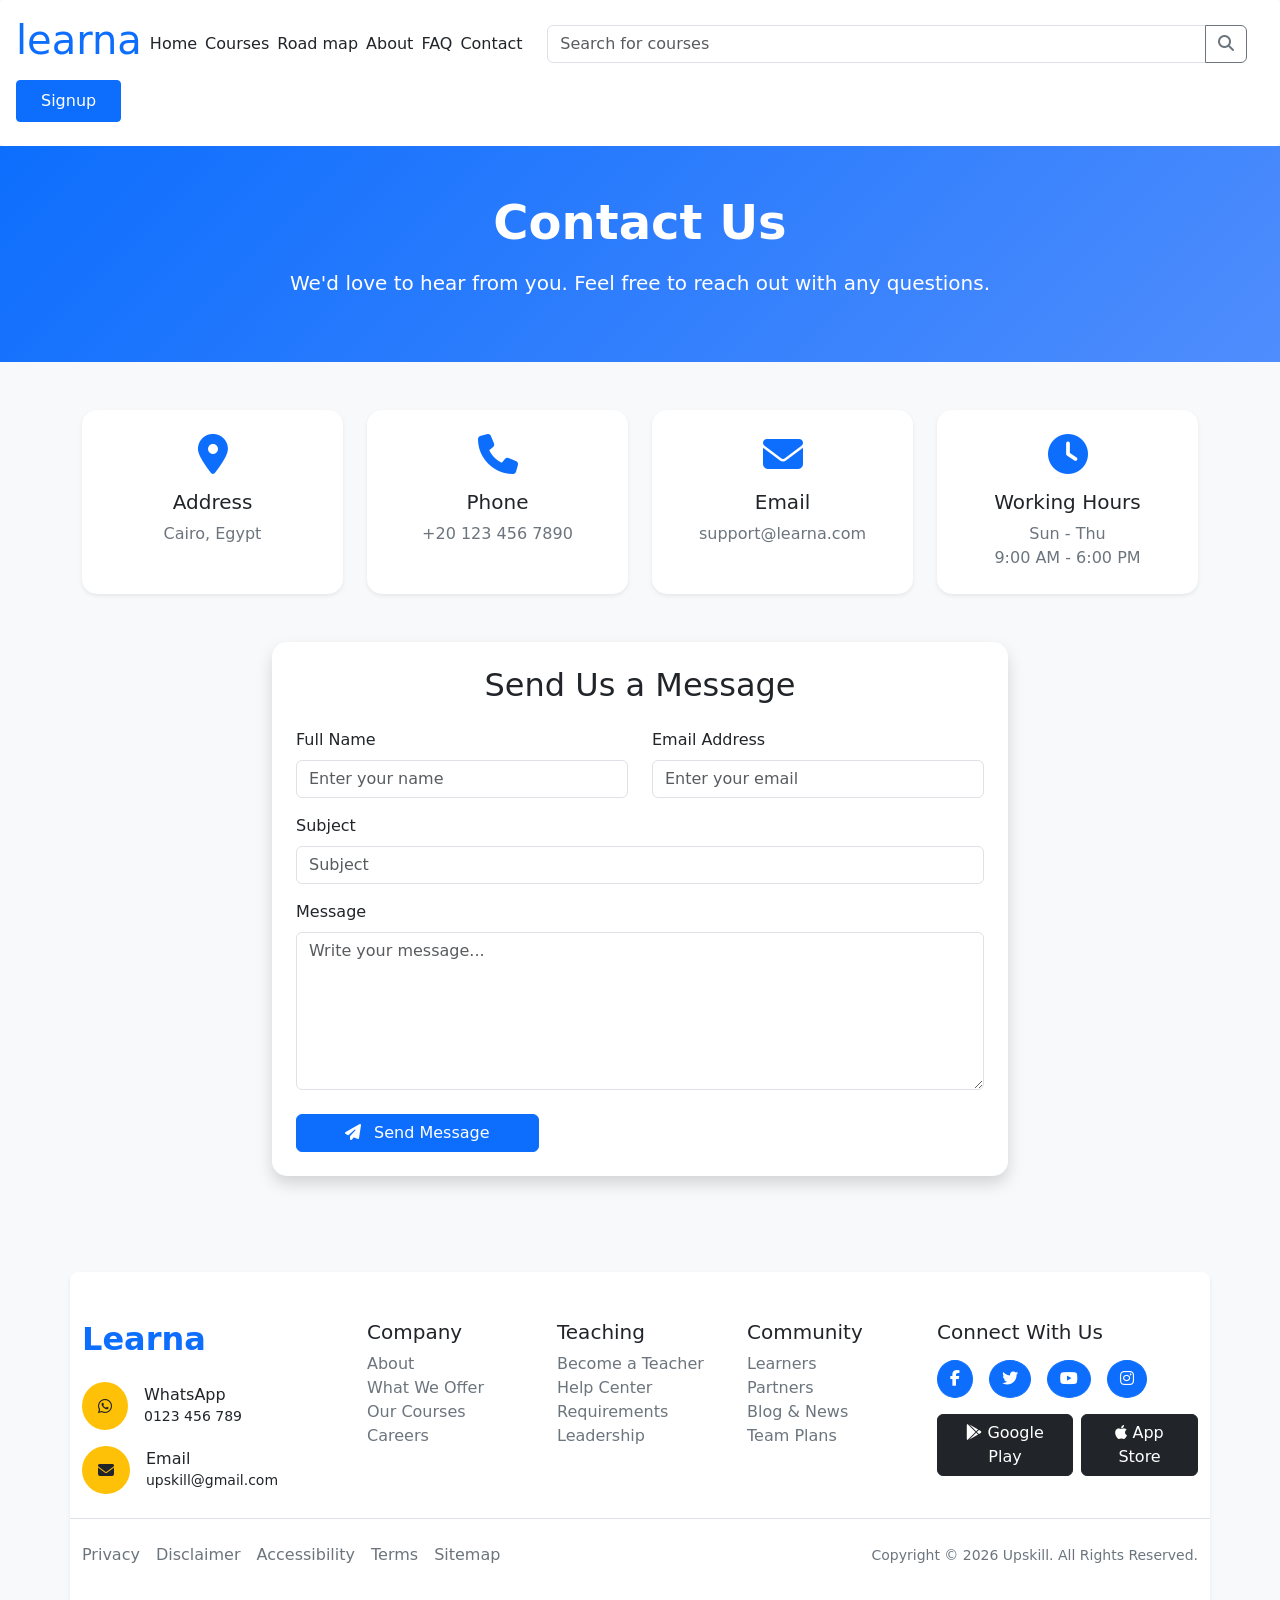
<file: page/contact.html>
<!DOCTYPE html>
<html lang="en">
<head>
    <meta charset="UTF-8">
    <meta name="viewport" content="width=device-width, initial-scale=1.0">
    <link rel="stylesheet"href="https://cdnjs.cloudflare.com/ajax/libs/font-awesome/6.7.2/css/all.min.css">
    <link rel="stylesheet" href="https://cdn.jsdelivr.net/npm/bootstrap-icons@1.10.5/font/bootstrap-icons.css">
    <link href="https://cdn.jsdelivr.net/npm/bootstrap@5.0.2/dist/css/bootstrap.min.css" rel="stylesheet" integrity="sha384-EVSTQN3/azprG1Anm3QDgpJLIm9Nao0Yz1ztcQTwFspd3yD65VohhpuuCOmLASjC" crossorigin="anonymous">
    <link rel="stylesheet" href="../css/contact.css">
    <title>Learna - Online Learning Platform</title>
</head>
<body class="bg-light text-dark">

  <header class="w-100 d-flex flex-wrap justify-content-between align-items-center p-3 bg-white shadow-sm rounded-1">
    <h1 class="text-primary">learna</h1>

    <nav>
        <ul class="list-inline p-2 m-0 d-flex justify-content-center flex-wrap">
            <li class="list-inline-item"><a href="hero.html" class="nav-link text-dark">Home</a></li>
            <li class="list-inline-item"><a href="slider.html" class="nav-link text-dark">Courses</a></li>
            <li class="list-inline-item"><a href="roadmap.html" class="nav-link text-dark">Road map</a></li>
            <li class="list-inline-item"><a href="about.html" class="nav-link text-dark">About</a></li>
            <li class="list-inline-item"><a href="FAQ.html" class="nav-link text-dark">FAQ</a></li>
            <li class="list-inline-item"><a href="contact.html" class="nav-link text-dark">Contact</a></li>
        </ul>
    </nav>

    <div class="input-group mx-auto" style="max-width: 700px;">
      <input type="search" placeholder="Search for courses" class="form-control shadow-none ">

      <button class="btn btn-outline-secondary shadow-none">
        <i class="fa-solid fa-magnifying-glass"></i>
      </button>
    </div>

    <a href="signup.html"><button class="btn btn-primary btn-sm px-4 py-2 my-2 fs-6" id="signup-btn">Signup</button></a>
  </header>


    <!-- Main Content -->
    <main>

        <!-- Hero Section -->
        <section class="py-5 text-center bg-primary text-white hero">
            <div class="container">
                <h1 class="fw-bold display-5">Contact Us</h1>
                <p class="lead mt-3">
                    We'd love to hear from you. Feel free to reach out with any questions.
                </p>
            </div>
        </section>

        <!-- Contact Information -->
        <section class="container py-5">

            <div class="row g-4">

                <div class="col-md-3">
                    <div class="card border-0 shadow-sm text-center h-100 p-4">
                        <i class="fa-solid fa-location-dot fs-1 text-primary mb-3"></i>
                        <h5>Address</h5>
                        <p class="text-secondary mb-0">
                            Cairo, Egypt
                        </p>
                    </div>
                </div>

                <div class="col-md-3">
                    <div class="card border-0 shadow-sm text-center h-100 p-4">
                        <i class="fa-solid fa-phone fs-1 text-primary mb-3"></i>
                        <h5>Phone</h5>
                        <p class="text-secondary mb-0">
                            +20 123 456 7890
                        </p>
                    </div>
                </div>

                <div class="col-md-3">
                    <div class="card border-0 shadow-sm text-center h-100 p-4">
                        <i class="fa-solid fa-envelope fs-1 text-primary mb-3"></i>
                        <h5>Email</h5>
                        <p class="text-secondary mb-0">
                            support@learna.com
                        </p>
                    </div>
                </div>

                <div class="col-md-3">
                    <div class="card border-0 shadow-sm text-center h-100 p-4">
                        <i class="fa-solid fa-clock fs-1 text-primary mb-3"></i>
                        <h5>Working Hours</h5>
                        <p class="text-secondary mb-0">
                            Sun - Thu<br>
                            9:00 AM - 6:00 PM
                        </p>
                    </div>
                </div>

            </div>

        </section>

        <!-- Contact Form -->

        <section class="container pb-5">

            <div class="row justify-content-center">

                <div class="col-lg-8">

                    <div class="card shadow border-0 p-4">

                        <h2 class="text-center mb-4">
                            Send Us a Message
                        </h2>

                        <form>

                            <div class="row">

                                <div class="col-md-6 mb-3">
                                    <label class="form-label">Full Name</label>

                                    <input id="name" type="text" class="form-control" placeholder="Enter your name">
                                </div>

                                <div class="col-md-6 mb-3">
                                    <label class="form-label">Email Address</label>

                                    <input id="email" type="email" class="form-control" placeholder="Enter your email">
                                </div>

                            </div>

                            <div class="mb-3">

                                <label class="form-label">Subject</label>

                                <input id="subject" type="text" class="form-control" placeholder="Subject">

                            </div>

                            <div class="mb-4">

                                <label class="form-label">Message</label>

                                <textarea id="message" rows="6" class="form-control" placeholder="Write your message..."></textarea>

                            </div>

                            <button class="btn btn-primary px-5" id="submit">
                                <i class="fa-solid fa-paper-plane me-2"></i>
                                Send Message
                            </button>

                        </form>

                    </div>

                </div>

            </div>

        </section>

    </main>
  <!-- Footer -->
  
    <footer class="container py-5 bg-white rounded-3 shadow-sm mt-5">

        <div class="row gy-4 border-bottom pb-4">

            <!-- Logo -->
            <div class="col-lg-3 col-md-6">

                <h2 class="fw-bold text-primary">Learna</h2>

                <div class="d-flex align-items-center mt-4">
                    <i class="fa-brands fa-whatsapp bg-warning rounded-circle p-3 me-3"></i>

                    <div>
                        <h6 class="mb-0">WhatsApp</h6>
                        <small>0123 456 789</small>
                    </div>
                </div>

                <div class="d-flex align-items-center mt-3">
                    <i class="fa-solid fa-envelope bg-warning rounded-circle p-3 me-3"></i>

                    <div>
                        <h6 class="mb-0">Email</h6>
                        <small>upskill@gmail.com</small>
                    </div>
                </div>

            </div>

            <!-- Company -->

            <div class="col-lg-2 col-md-6">

                <h5>Company</h5>

                <ul class="list-unstyled">

                    <li><a href="#" class="text-decoration-none text-secondary">About</a></li>

                    <li><a href="#" class="text-decoration-none text-secondary">What We Offer</a></li>

                    <li><a href="#" class="text-decoration-none text-secondary">Our Courses</a></li>

                    <li><a href="#" class="text-decoration-none text-secondary">Careers</a></li>

                </ul>

            </div>

            <!-- Teaching -->

            <div class="col-lg-2 col-md-6">

                <h5>Teaching</h5>

                <ul class="list-unstyled">

                    <li><a href="#" class="text-decoration-none text-secondary">Become a Teacher</a></li>

                    <li><a href="#" class="text-decoration-none text-secondary">Help Center</a></li>

                    <li><a href="#" class="text-decoration-none text-secondary">Requirements</a></li>

                    <li><a href="#" class="text-decoration-none text-secondary">Leadership</a></li>

                </ul>

            </div>

            <!-- Community -->

            <div class="col-lg-2 col-md-6">

                <h5>Community</h5>

                <ul class="list-unstyled">

                    <li><a href="#" class="text-decoration-none text-secondary">Learners</a></li>

                    <li><a href="#" class="text-decoration-none text-secondary">Partners</a></li>

                    <li><a href="#" class="text-decoration-none text-secondary">Blog & News</a></li>

                    <li><a href="#" class="text-decoration-none text-secondary">Team Plans</a></li>

                </ul>

            </div>

            <!-- Social -->

            <div class="col-lg-3 col-md-6">

                <h5>Connect With Us</h5>

                <div class="d-flex gap-3 my-3">

                    <a href="#" class="btn btn-primary rounded-circle">
                        <i class="fa-brands fa-facebook-f"></i>
                    </a>

                    <a href="#" class="btn btn-primary rounded-circle">
                        <i class="fa-brands fa-twitter"></i>
                    </a>

                    <a href="#" class="btn btn-primary rounded-circle">
                        <i class="fa-brands fa-youtube"></i>
                    </a>

                    <a href="#" class="btn btn-primary rounded-circle">
                        <i class="fa-brands fa-instagram"></i>
                    </a>

                </div>

                <div class="d-flex gap-2">

                    <button class="btn btn-dark">
                        <i class="fa-brands fa-google-play"></i>
                        Google Play
                    </button>

                    <button class="btn btn-dark">
                        <i class="fa-brands fa-apple"></i>
                        App Store
                    </button>

                </div>

            </div>

        </div>

        <!-- Bottom Footer -->

        <div class="d-flex flex-column flex-lg-row justify-content-between align-items-center pt-4">

            <div class="d-flex flex-wrap gap-3">

                <a href="#" class="text-decoration-none text-secondary">Privacy</a>

                <a href="#" class="text-decoration-none text-secondary">Disclaimer</a>

                <a href="#" class="text-decoration-none text-secondary">Accessibility</a>

                <a href="#" class="text-decoration-none text-secondary">Terms</a>

                <a href="#" class="text-decoration-none text-secondary">Sitemap</a>

            </div>

            <small class="text-secondary mt-3 mt-lg-0">
                Copyright &copy; 2026 Upskill. All Rights Reserved.
            </small>
        </div>
    </footer>
    <script src="../js/contact.js" defer></script>
  <script src="https://cdn.jsdelivr.net/npm/bootstrap@5.0.2/dist/js/bootstrap.bundle.min.js" integrity="sha384-MrcW6ZMFYlzcLA8Nl+NtUVF0sA7MsXsP1UyJoMp4YLEuNSfAP+JcXn/tWtIaxVXM" crossorigin="anonymous"></script>  
</body>
</html>
</file>
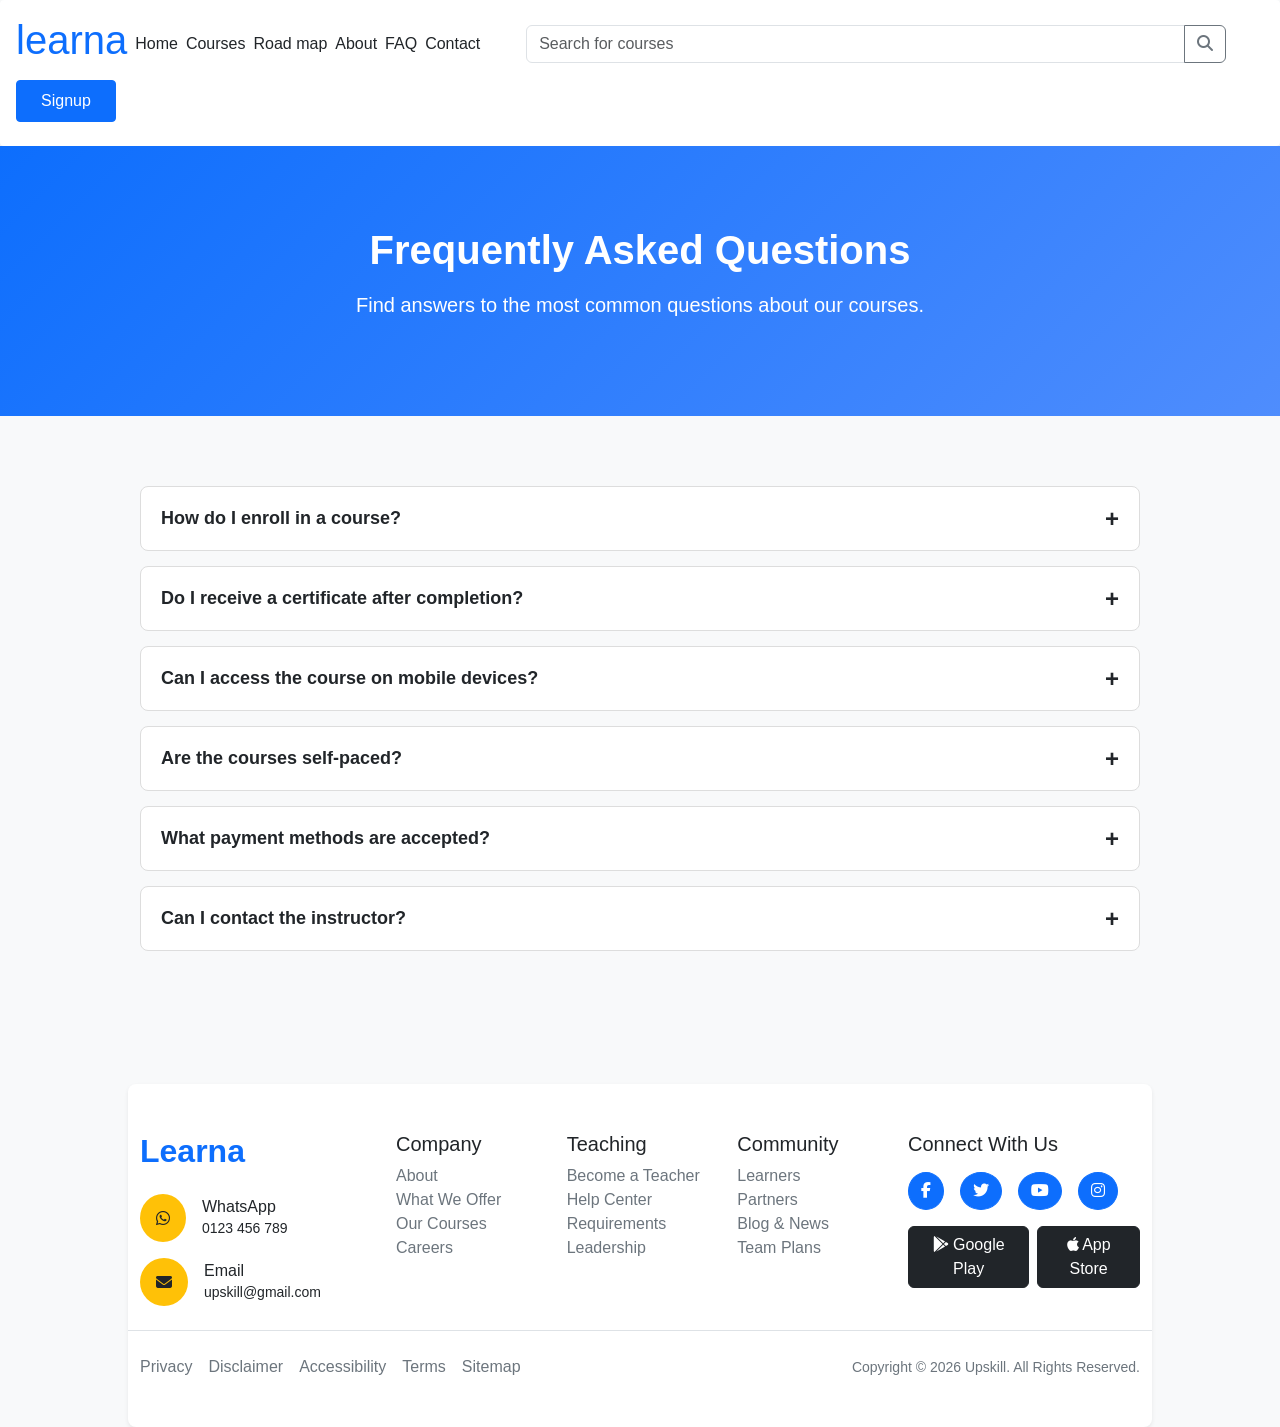
<file: page/FAQ.html>
<!DOCTYPE html>
<html lang="en">
<head>
    <meta charset="UTF-8">
    <meta name="viewport" content="width=device-width, initial-scale=1.0">
    <link rel="stylesheet"href="https://cdnjs.cloudflare.com/ajax/libs/font-awesome/6.7.2/css/all.min.css">
    <link rel="stylesheet" href="https://cdn.jsdelivr.net/npm/bootstrap-icons@1.10.5/font/bootstrap-icons.css">
    <link href="https://cdn.jsdelivr.net/npm/bootstrap@5.0.2/dist/css/bootstrap.min.css" rel="stylesheet" integrity="sha384-EVSTQN3/azprG1Anm3QDgpJLIm9Nao0Yz1ztcQTwFspd3yD65VohhpuuCOmLASjC" crossorigin="anonymous">
    <link rel="stylesheet" href="../css/FAQ.css">
    <title>Learna - Online Learning Platform</title>
</head>
<body class="bg-light text-dark">

  <header class="w-100 d-flex flex-wrap justify-content-between align-items-center p-3 bg-white shadow-sm rounded-1">
    <h1 class="text-primary">learna</h1>

    <nav>
        <ul class="list-inline p-2 m-0 d-flex justify-content-center flex-wrap">
            <li class="list-inline-item"><a href="hero.html" class="nav-link text-dark">Home</a></li>
            <li class="list-inline-item"><a href="slider.html" class="nav-link text-dark">Courses</a></li>
            <li class="list-inline-item"><a href="roadmap.html" class="nav-link text-dark">Road map</a></li>
            <li class="list-inline-item"><a href="about.html" class="nav-link text-dark">About</a></li>
            <li class="list-inline-item"><a href="FAQ.html" class="nav-link text-dark">FAQ</a></li>
            <li class="list-inline-item"><a href="contact.html" class="nav-link text-dark">Contact</a></li>
        </ul>
    </nav>

    <div class="input-group mx-auto" style="max-width: 700px;">
      <input type="search" placeholder="Search for courses" class="form-control shadow-none ">

      <button class="btn btn-outline-secondary shadow-none">
        <i class="fa-solid fa-magnifying-glass"></i>
      </button>
    </div>

    <a href="signup.html"><button class="btn btn-primary btn-sm px-4 py-2 my-2 fs-6" id="signup-btn">Signup</button></a>
  </header>

  <!-- Main Content -->
  <main>

        <section class="hero">
            <div class="container">
                <h1>Frequently Asked Questions</h1>
                <p class="lead mt-3">
                    Find answers to the most common questions about our courses.
                </p>
            </div>
        </section>

        <!-- FAQ -->
        <section class="faq-section">
            <div class="container">

                <details class="faq-item">
                    <summary>How do I enroll in a course?</summary>
                    <p>
                        Simply browse our courses, choose the one you like,
                        and click the Enroll button to get started.
                    </p>
                </details>

                <details class="faq-item">
                    <summary>Do I receive a certificate after completion?</summary>
                    <p>
                        Yes, every student receives a certificate after successfully completing the course.
                    </p>
                </details>

                <details class="faq-item">
                    <summary>Can I access the course on mobile devices?</summary>
                    <p>
                        Absolutely! Our platform works on desktops,
                        tablets, and smartphones.
                    </p>
                </details>

                <details class="faq-item">
                    <summary>Are the courses self-paced?</summary>
                    <p>
                        Yes. You can study anytime and learn at your own pace.
                    </p>
                </details>

                <details class="faq-item">
                    <summary>What payment methods are accepted?</summary>
                    <p>
                        We accept Visa, Mastercard, PayPal,
                        and other secure online payment methods.
                    </p>
                </details>

                <details class="faq-item">
                    <summary>Can I contact the instructor?</summary>
                    <p>
                        Yes! Students can communicate with instructors through the course discussion section.
                    </p>
                </details>

            </div>
        </section>

  </main>
  <!-- Footer -->
  
    <footer class="container py-5 bg-white rounded-3 shadow-sm mt-5">

        <div class="row gy-4 border-bottom pb-4">

            <!-- Logo -->
            <div class="col-lg-3 col-md-6">

                <h2 class="fw-bold text-primary">Learna</h2>

                <div class="d-flex align-items-center mt-4">
                    <i class="fa-brands fa-whatsapp bg-warning rounded-circle p-3 me-3"></i>

                    <div>
                        <h6 class="mb-0">WhatsApp</h6>
                        <small>0123 456 789</small>
                    </div>
                </div>

                <div class="d-flex align-items-center mt-3">
                    <i class="fa-solid fa-envelope bg-warning rounded-circle p-3 me-3"></i>

                    <div>
                        <h6 class="mb-0">Email</h6>
                        <small>upskill@gmail.com</small>
                    </div>
                </div>

            </div>

            <!-- Company -->

            <div class="col-lg-2 col-md-6">

                <h5>Company</h5>

                <ul class="list-unstyled">

                    <li><a href="#" class="text-decoration-none text-secondary">About</a></li>

                    <li><a href="#" class="text-decoration-none text-secondary">What We Offer</a></li>

                    <li><a href="#" class="text-decoration-none text-secondary">Our Courses</a></li>

                    <li><a href="#" class="text-decoration-none text-secondary">Careers</a></li>

                </ul>

            </div>

            <!-- Teaching -->

            <div class="col-lg-2 col-md-6">

                <h5>Teaching</h5>

                <ul class="list-unstyled">

                    <li><a href="#" class="text-decoration-none text-secondary">Become a Teacher</a></li>

                    <li><a href="#" class="text-decoration-none text-secondary">Help Center</a></li>

                    <li><a href="#" class="text-decoration-none text-secondary">Requirements</a></li>

                    <li><a href="#" class="text-decoration-none text-secondary">Leadership</a></li>

                </ul>

            </div>

            <!-- Community -->

            <div class="col-lg-2 col-md-6">

                <h5>Community</h5>

                <ul class="list-unstyled">

                    <li><a href="#" class="text-decoration-none text-secondary">Learners</a></li>

                    <li><a href="#" class="text-decoration-none text-secondary">Partners</a></li>

                    <li><a href="#" class="text-decoration-none text-secondary">Blog & News</a></li>

                    <li><a href="#" class="text-decoration-none text-secondary">Team Plans</a></li>

                </ul>

            </div>

            <!-- Social -->

            <div class="col-lg-3 col-md-6">

                <h5>Connect With Us</h5>

                <div class="d-flex gap-3 my-3">

                    <a href="#" class="btn btn-primary rounded-circle">
                        <i class="fa-brands fa-facebook-f"></i>
                    </a>

                    <a href="#" class="btn btn-primary rounded-circle">
                        <i class="fa-brands fa-twitter"></i>
                    </a>

                    <a href="#" class="btn btn-primary rounded-circle">
                        <i class="fa-brands fa-youtube"></i>
                    </a>

                    <a href="#" class="btn btn-primary rounded-circle">
                        <i class="fa-brands fa-instagram"></i>
                    </a>

                </div>

                <div class="d-flex gap-2">

                    <button class="btn btn-dark">
                        <i class="fa-brands fa-google-play"></i>
                        Google Play
                    </button>

                    <button class="btn btn-dark">
                        <i class="fa-brands fa-apple"></i>
                        App Store
                    </button>

                </div>

            </div>

        </div>

        <!-- Bottom Footer -->

        <div class="d-flex flex-column flex-lg-row justify-content-between align-items-center pt-4">

            <div class="d-flex flex-wrap gap-3">

                <a href="#" class="text-decoration-none text-secondary">Privacy</a>

                <a href="#" class="text-decoration-none text-secondary">Disclaimer</a>

                <a href="#" class="text-decoration-none text-secondary">Accessibility</a>

                <a href="#" class="text-decoration-none text-secondary">Terms</a>

                <a href="#" class="text-decoration-none text-secondary">Sitemap</a>

            </div>

            <small class="text-secondary mt-3 mt-lg-0">
                Copyright &copy; 2026 Upskill. All Rights Reserved.
            </small>
        </div>
    </footer>
    <script src="../js/FAQ.js" defer></script>
  <script src="https://cdn.jsdelivr.net/npm/bootstrap@5.0.2/dist/js/bootstrap.bundle.min.js" integrity="sha384-MrcW6ZMFYlzcLA8Nl+NtUVF0sA7MsXsP1UyJoMp4YLEuNSfAP+JcXn/tWtIaxVXM" crossorigin="anonymous"></script>  
</body>
</html>
</file>
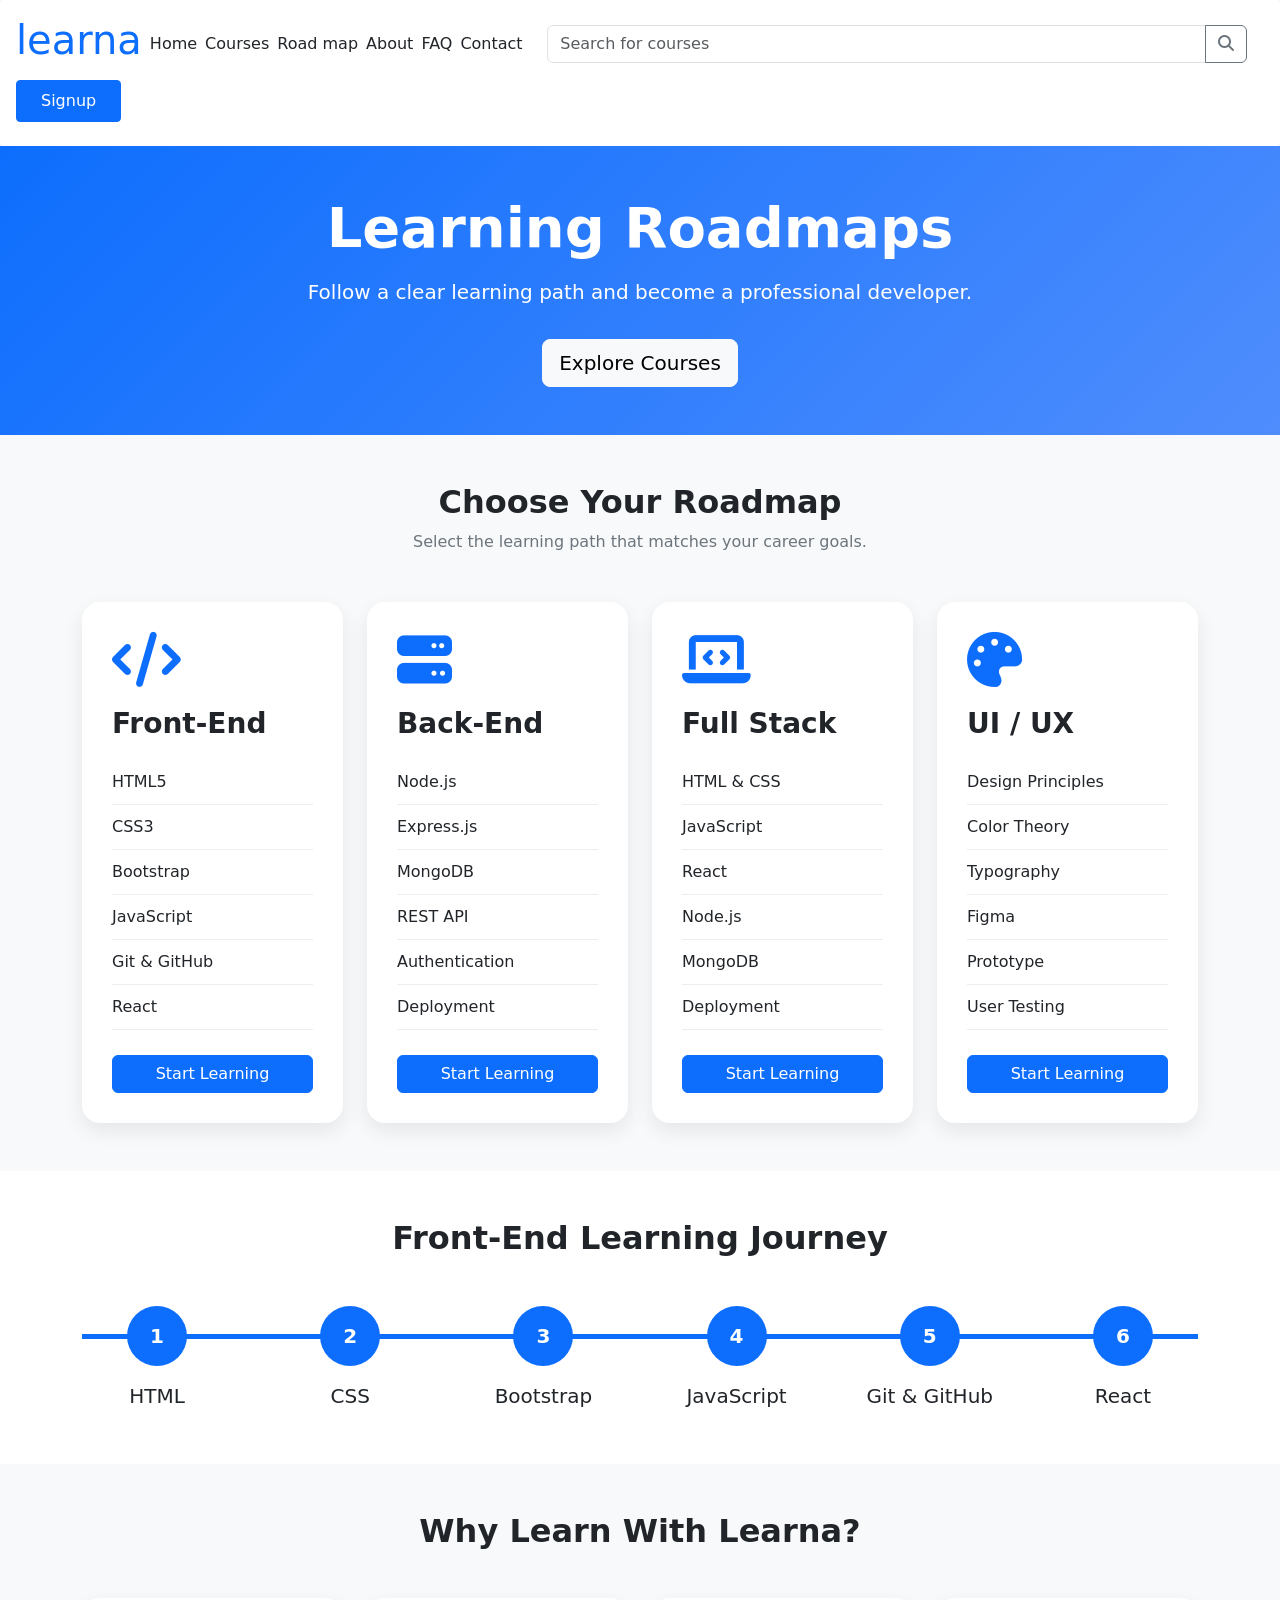
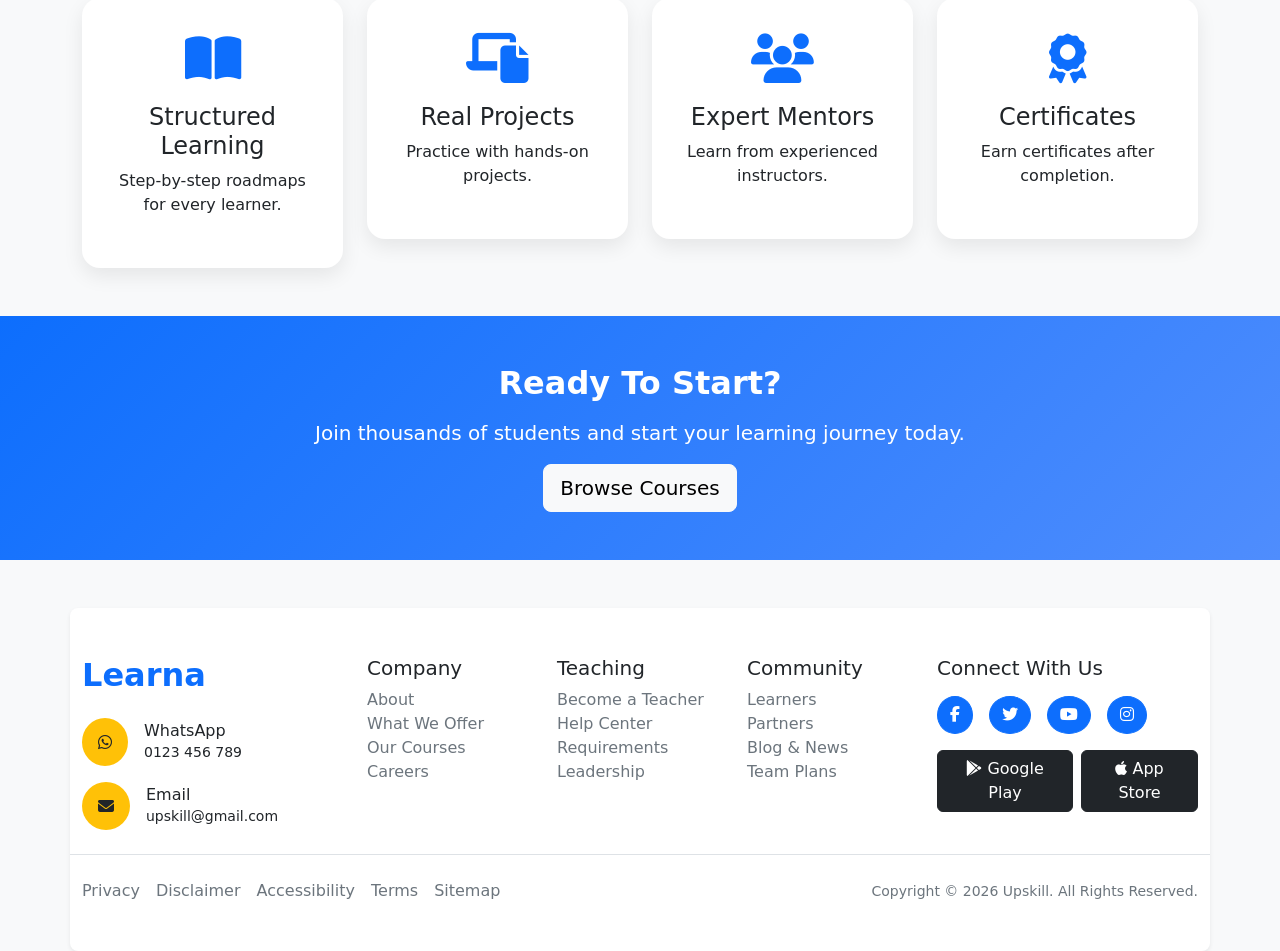
<file: page/roadmap.html>
<!DOCTYPE html>
<html lang="en">
<head>
    <meta charset="UTF-8">
    <meta name="viewport" content="width=device-width, initial-scale=1.0">
    <link rel="stylesheet"href="https://cdnjs.cloudflare.com/ajax/libs/font-awesome/6.7.2/css/all.min.css">
    <link rel="stylesheet" href="https://cdn.jsdelivr.net/npm/bootstrap-icons@1.10.5/font/bootstrap-icons.css">
    <link href="https://cdn.jsdelivr.net/npm/bootstrap@5.0.2/dist/css/bootstrap.min.css" rel="stylesheet" integrity="sha384-EVSTQN3/azprG1Anm3QDgpJLIm9Nao0Yz1ztcQTwFspd3yD65VohhpuuCOmLASjC" crossorigin="anonymous">
    <link rel="stylesheet" href="../css/roadmap.css">
    <title>Learna - Online Learning Platform</title>
</head>
<body class="bg-light text-dark">

  <header class="w-100 d-flex flex-wrap justify-content-between align-items-center p-3 bg-white shadow-sm rounded-1">
    <h1 class="text-primary">learna</h1>

    <nav>
        <ul class="list-inline p-2 m-0 d-flex justify-content-center flex-wrap">
            <li class="list-inline-item"><a href="hero.html" class="nav-link text-dark">Home</a></li>
            <li class="list-inline-item"><a href="slider.html" class="nav-link text-dark">Courses</a></li>
            <li class="list-inline-item"><a href="roadmap.html" class="nav-link text-dark">Road map</a></li>
            <li class="list-inline-item"><a href="about.html" class="nav-link text-dark">About</a></li>
            <li class="list-inline-item"><a href="FAQ.html" class="nav-link text-dark">FAQ</a></li>
            <li class="list-inline-item"><a href="contact.html" class="nav-link text-dark">Contact</a></li>
        </ul>
    </nav>

    <div class="input-group mx-auto" style="max-width: 700px;">
      <input type="search" placeholder="Search for courses" class="form-control shadow-none ">

      <button class="btn btn-outline-secondary shadow-none">
        <i class="fa-solid fa-magnifying-glass"></i>
      </button>
    </div>

    <a href="signup.html"><button class="btn btn-primary btn-sm px-4 py-2 my-2 fs-6" id="signup-btn">Signup</button></a>
  </header>


  <!-- Main Content -->
  <main>

    <!-- Hero Section -->

    <section class="hero py-5 text-white text-center">

        <div class="container">

            <h1 class="display-4 fw-bold">
                Learning Roadmaps
            </h1>

            <p class="lead mt-3">
                Follow a clear learning path and become a professional developer.
            </p>

            <a href="slider.html" class="btn btn-light btn-lg mt-3">
                Explore Courses
            </a>

        </div>

    </section>

    <!-- Learning Paths -->

    <section class="container py-5">

        <div class="text-center mb-5">

            <h2 class="fw-bold">Choose Your Roadmap</h2>

            <p class="text-secondary">
                Select the learning path that matches your career goals.
            </p>

        </div>

        <div class="row g-4">

            <!-- Front-End -->

            <div class="col-lg-3 col-md-6">

                <div class="roadmap-card">

                    <i class="fa-solid fa-code"></i>

                    <h3>Front-End</h3>

                    <ul>

                        <li>HTML5</li>

                        <li>CSS3</li>

                        <li>Bootstrap</li>

                        <li>JavaScript</li>

                        <li>Git & GitHub</li>

                        <li>React</li>

                    </ul>

                    <a href="#" class="btn btn-primary w-100">
                        Start Learning
                    </a>

                </div>

            </div>

            <!-- Back-End -->

            <div class="col-lg-3 col-md-6">

                <div class="roadmap-card">

                    <i class="fa-solid fa-server"></i>

                    <h3>Back-End</h3>

                    <ul>

                        <li>Node.js</li>

                        <li>Express.js</li>

                        <li>MongoDB</li>

                        <li>REST API</li>

                        <li>Authentication</li>

                        <li>Deployment</li>

                    </ul>

                    <a href="#" class="btn btn-primary w-100">
                        Start Learning
                    </a>

                </div>

            </div>

            <!-- Full Stack -->

            <div class="col-lg-3 col-md-6">

                <div class="roadmap-card">

                    <i class="fa-solid fa-laptop-code"></i>

                    <h3>Full Stack</h3>

                    <ul>

                        <li>HTML & CSS</li>

                        <li>JavaScript</li>

                        <li>React</li>

                        <li>Node.js</li>

                        <li>MongoDB</li>

                        <li>Deployment</li>

                    </ul>

                    <a href="#" class="btn btn-primary w-100">
                        Start Learning
                    </a>

                </div>

            </div>

            <!-- UI UX -->

            <div class="col-lg-3 col-md-6">

                <div class="roadmap-card">

                    <i class="fa-solid fa-palette"></i>

                    <h3>UI / UX</h3>

                    <ul>

                        <li>Design Principles</li>

                        <li>Color Theory</li>

                        <li>Typography</li>

                        <li>Figma</li>

                        <li>Prototype</li>

                        <li>User Testing</li>

                    </ul>

                    <a href="#" class="btn btn-primary w-100">
                        Start Learning
                    </a>

                </div>

            </div>

        </div>

    </section>

    <!-- Timeline -->

    <section class="timeline-section py-5">

        <div class="container">

            <div class="text-center mb-5">

                <h2 class="fw-bold">
                    Front-End Learning Journey
                </h2>

            </div>

            <div class="timeline">

                <div class="timeline-item">
                    <span>1</span>
                    <h5>HTML</h5>
                </div>

                <div class="timeline-item">
                    <span>2</span>
                    <h5>CSS</h5>
                </div>

                <div class="timeline-item">
                    <span>3</span>
                    <h5>Bootstrap</h5>
                </div>

                <div class="timeline-item">
                    <span>4</span>
                    <h5>JavaScript</h5>
                </div>

                <div class="timeline-item">
                    <span>5</span>
                    <h5>Git & GitHub</h5>
                </div>

                <div class="timeline-item">
                    <span>6</span>
                    <h5>React</h5>
                </div>

            </div>

        </div>

    </section>

    <!-- Why Choose Us -->

    <section class="container py-5">

        <div class="text-center mb-5">

            <h2 class="fw-bold">
                Why Learn With Learna?
            </h2>

        </div>

        <div class="row g-4">

            <div class="col-md-3">

                <div class="feature-card">

                    <i class="fa-solid fa-book-open"></i>

                    <h4>Structured Learning</h4>

                    <p>
                        Step-by-step roadmaps for every learner.
                    </p>

                </div>

            </div>

            <div class="col-md-3">

                <div class="feature-card">

                    <i class="fa-solid fa-laptop-file"></i>

                    <h4>Real Projects</h4>

                    <p>
                        Practice with hands-on projects.
                    </p>

                </div>

            </div>

            <div class="col-md-3">

                <div class="feature-card">

                    <i class="fa-solid fa-users"></i>

                    <h4>Expert Mentors</h4>

                    <p>
                        Learn from experienced instructors.
                    </p>

                </div>

            </div>

            <div class="col-md-3">

                <div class="feature-card">

                    <i class="fa-solid fa-award"></i>

                    <h4>Certificates</h4>

                    <p>
                        Earn certificates after completion.
                    </p>

                </div>

            </div>

        </div>

    </section>

    <!-- Call To Action -->

    <section class="cta py-5 text-center text-white">

        <div class="container">

            <h2 class="fw-bold">
                Ready To Start?
            </h2>

            <p class="lead my-3">
                Join thousands of students and start your learning journey today.
            </p>

            <a href="slider.html" class="btn btn-light btn-lg">
                Browse Courses
            </a>

        </div>

    </section>

</main>
  <!-- Footer -->
  
    <footer class="container py-5 bg-white rounded-3 shadow-sm mt-5">

        <div class="row gy-4 border-bottom pb-4">

            <!-- Logo -->
            <div class="col-lg-3 col-md-6">

                <h2 class="fw-bold text-primary">Learna</h2>

                <div class="d-flex align-items-center mt-4">
                    <i class="fa-brands fa-whatsapp bg-warning rounded-circle p-3 me-3"></i>

                    <div>
                        <h6 class="mb-0">WhatsApp</h6>
                        <small>0123 456 789</small>
                    </div>
                </div>

                <div class="d-flex align-items-center mt-3">
                    <i class="fa-solid fa-envelope bg-warning rounded-circle p-3 me-3"></i>

                    <div>
                        <h6 class="mb-0">Email</h6>
                        <small>upskill@gmail.com</small>
                    </div>
                </div>

            </div>

            <!-- Company -->

            <div class="col-lg-2 col-md-6">

                <h5>Company</h5>

                <ul class="list-unstyled">

                    <li><a href="#" class="text-decoration-none text-secondary">About</a></li>

                    <li><a href="#" class="text-decoration-none text-secondary">What We Offer</a></li>

                    <li><a href="#" class="text-decoration-none text-secondary">Our Courses</a></li>

                    <li><a href="#" class="text-decoration-none text-secondary">Careers</a></li>

                </ul>

            </div>

            <!-- Teaching -->

            <div class="col-lg-2 col-md-6">

                <h5>Teaching</h5>

                <ul class="list-unstyled">

                    <li><a href="#" class="text-decoration-none text-secondary">Become a Teacher</a></li>

                    <li><a href="#" class="text-decoration-none text-secondary">Help Center</a></li>

                    <li><a href="#" class="text-decoration-none text-secondary">Requirements</a></li>

                    <li><a href="#" class="text-decoration-none text-secondary">Leadership</a></li>

                </ul>

            </div>

            <!-- Community -->

            <div class="col-lg-2 col-md-6">

                <h5>Community</h5>

                <ul class="list-unstyled">

                    <li><a href="#" class="text-decoration-none text-secondary">Learners</a></li>

                    <li><a href="#" class="text-decoration-none text-secondary">Partners</a></li>

                    <li><a href="#" class="text-decoration-none text-secondary">Blog & News</a></li>

                    <li><a href="#" class="text-decoration-none text-secondary">Team Plans</a></li>

                </ul>

            </div>

            <!-- Social -->

            <div class="col-lg-3 col-md-6">

                <h5>Connect With Us</h5>

                <div class="d-flex gap-3 my-3">

                    <a href="#" class="btn btn-primary rounded-circle">
                        <i class="fa-brands fa-facebook-f"></i>
                    </a>

                    <a href="#" class="btn btn-primary rounded-circle">
                        <i class="fa-brands fa-twitter"></i>
                    </a>

                    <a href="#" class="btn btn-primary rounded-circle">
                        <i class="fa-brands fa-youtube"></i>
                    </a>

                    <a href="#" class="btn btn-primary rounded-circle">
                        <i class="fa-brands fa-instagram"></i>
                    </a>

                </div>

                <div class="d-flex gap-2">

                    <button class="btn btn-dark">
                        <i class="fa-brands fa-google-play"></i>
                        Google Play
                    </button>

                    <button class="btn btn-dark">
                        <i class="fa-brands fa-apple"></i>
                        App Store
                    </button>

                </div>

            </div>

        </div>

        <!-- Bottom Footer -->

        <div class="d-flex flex-column flex-lg-row justify-content-between align-items-center pt-4">

            <div class="d-flex flex-wrap gap-3">

                <a href="#" class="text-decoration-none text-secondary">Privacy</a>

                <a href="#" class="text-decoration-none text-secondary">Disclaimer</a>

                <a href="#" class="text-decoration-none text-secondary">Accessibility</a>

                <a href="#" class="text-decoration-none text-secondary">Terms</a>

                <a href="#" class="text-decoration-none text-secondary">Sitemap</a>

            </div>

            <small class="text-secondary mt-3 mt-lg-0">
                Copyright &copy; 2026 Upskill. All Rights Reserved.
            </small>
        </div>
    </footer>
    <script src="../js/roadmap.js" defer></script>
  <script src="https://cdn.jsdelivr.net/npm/bootstrap@5.0.2/dist/js/bootstrap.bundle.min.js" integrity="sha384-MrcW6ZMFYlzcLA8Nl+NtUVF0sA7MsXsP1UyJoMp4YLEuNSfAP+JcXn/tWtIaxVXM" crossorigin="anonymous"></script>  
</body>
</html>
</file>
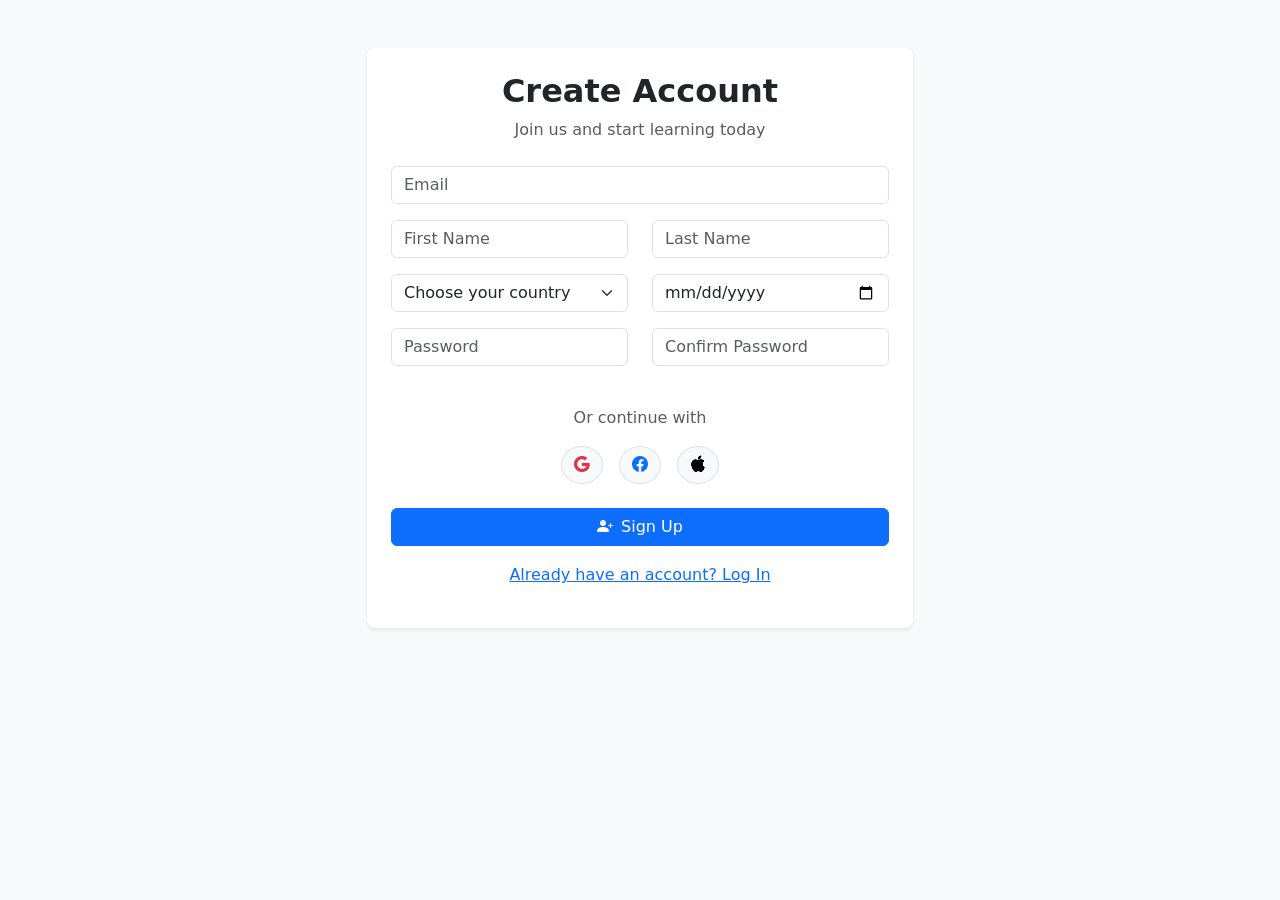
<file: page/signup.html>
<!DOCTYPE html>
<html lang="en">
<head>
    <meta charset="UTF-8">
    <meta name="viewport" content="width=device-width, initial-scale=1.0">
    <link rel="stylesheet"href="https://cdnjs.cloudflare.com/ajax/libs/font-awesome/6.7.2/css/all.min.css">
    <link rel="stylesheet" href="https://cdn.jsdelivr.net/npm/bootstrap-icons@1.10.5/font/bootstrap-icons.css">
    <link href="https://cdn.jsdelivr.net/npm/bootstrap@5.0.2/dist/css/bootstrap.min.css" rel="stylesheet" integrity="sha384-EVSTQN3/azprG1Anm3QDgpJLIm9Nao0Yz1ztcQTwFspd3yD65VohhpuuCOmLASjC" crossorigin="anonymous">
    <title>Learna - Online Learning Platform</title>
</head>
<body class="bg-light text-dark">

  <div class="container py-5">

    <div class="row justify-content-center">

      <div class="col-lg-6 col-md-8">

        <form action="hero.html" method="get" class="bg-white p-4 rounded-3 shadow-sm" id="signup-form">

          <div class="text-center mb-4">

            <h2 class="fw-bold">Create Account</h2>

            <p class="text-muted">Join us and start learning today</p>

          </div>

          <div class="mb-3">
            <input type="email" class="form-control" placeholder="Email" id="email">
          </div>

          <div class="row">

            <div class="col-md-6 mb-3">
              <input type="text" class="form-control" placeholder="First Name" id="first-name">
            </div>

            <div class="col-md-6 mb-3">
              <input type="text" class="form-control" placeholder="Last Name" id="last-name">
            </div>

          </div>

          <div class="row">
            <div class="col-md-6 mb-3">

              <select class="form-select" id="country">
                <option selected disabled hidden>Choose your country</option>
                <option>Egypt</option>
                <option>Canada</option>
                <option>USA</option>
                <option>Russia</option>
              </select>

            </div>

            <div class="col-md-6 mb-3 ">
              <input type="date" class="form-control" id="birthdate">
            </div>
          </div>

          <div class="row">

            <div class="col-md-6 mb-3">
              <input type="password" class="form-control" placeholder="Password" id="password">
            </div>

            <div class="col-md-6 mb-3">
              <input type="password" class="form-control" placeholder="Confirm Password" id="confirm-password">
            </div>

          </div>

          <div class="text-center my-4">

            <p class="text-muted">Or continue with</p>

            <div class="d-flex justify-content-center gap-3">
              <a href="#" class="btn btn-light border rounded-circle"><i class="bi bi-google text-danger"></i></a>
              
              <a href="#" class="btn btn-light border rounded-circle"><i class="bi bi-facebook text-primary"></i></a>

              <a href="#" class="btn btn-light border rounded-circle"><i class="bi bi-apple"></i></a>
            </div>

          </div>

          <!-- Submit -->
          <button type="submit" class="btn btn-primary w-100" id="signup"><i class="bi bi-person-plus-fill me-2"></i>Sign Up</button>
          <button type="button" class="bg-white border-0 my-3 w-100 text-center text-decoration-underline text-primary" id="btn-signup">Already have an account? Log In</button>
        </form>

        <form action="hero.html" method="get" class="bg-white p-4 rounded-3 shadow-sm" id="login-form" style="display: none;">

          <div class="text-center mb-4">

            <h2 class="fw-bold">Login for website</h2>

            <p class="text-muted">Join us and start learning today</p>

          </div>

          

          <div class="row">
            <div class="mb-3">
              <input type="text" class="form-control" placeholder="User name" id="username">
            </div>

            <div class="mb-3">
              <input type="email" class="form-control" placeholder="Email" id="login-email">
            </div>
            
            <div class="mb-3">
              <input type="password" class="form-control" placeholder="Password" id="login-password">
            </div>
          </div>

          <div class="text-center my-4">

            <p class="text-muted">Or continue with</p>

            <div class="d-flex justify-content-center gap-3">
              <a href="#" class="btn btn-light border rounded-circle"><i class="bi bi-google text-danger"></i></a>
              
              <a href="#" class="btn btn-light border rounded-circle"><i class="bi bi-facebook text-primary"></i></a>

              <a href="#" class="btn btn-light border rounded-circle"><i class="bi bi-apple"></i></a>
            </div>

          </div>

          <!-- Submit -->
          <button type="submit" class="btn btn-primary w-100" id="login"><i class="bi bi-person me-2"></i>Log In</button>
          <button type="button" class="bg-white border-0 my-3 w-100 text-center text-decoration-underline text-primary" id="btn-login">Don't have an account? Sign Up</button>
        </form>

      </div>

    </div>

  </div>
  <script src="../js/signup.js" defer></script>
  <script src="https://cdn.jsdelivr.net/npm/bootstrap@5.0.2/dist/js/bootstrap.bundle.min.js" integrity="sha384-MrcW6ZMFYlzcLA8Nl+NtUVF0sA7MsXsP1UyJoMp4YLEuNSfAP+JcXn/tWtIaxVXM" crossorigin="anonymous"></script>  
</body>
</html>
</file>
<file: css/contact.css>
html{
    scroll-behavior: smooth;
}

.hero{
    background: linear-gradient(135deg,#0d6efd,#4f8dfd);
    color:#fff;
    padding:90px 0;
}

.hero h1{
    animation: fadeDown 1s ease;
}

.hero p{
    animation: fadeUp 1.2s ease;
}


.card{
    border-radius:15px;
    transition: .4s;
    cursor:pointer;
}

.card i{
    transition: .4s;
}

.card:hover{
    /* transform: translateY(-10px); */
    box-shadow:0 20px 35px rgba(0,0,0,.15)!important;
}

.card:hover i{
    transform: scale(1.2) rotate(10deg);
}


form input,
form textarea{
    transition:.3s;
}

form input:focus,
form textarea:focus{
    transform:scale(1.02);
    border-color:#0d6efd;
    box-shadow:0 0 12px rgba(13,110,253,.25);
}


.btn-primary{
    transition:.3s;
}

.btn-primary:hover{
    transform:translateY(-3px);
    box-shadow:0 10px 20px rgba(13,110,253,.35);
}


@keyframes fadeDown{

    from{
        opacity:0;
        transform:translateY(-50px);
    }

    to{
        opacity:1;
        transform:translateY(0);
    }

}

@keyframes fadeUp{

    from{
        opacity:0;
        transform:translateY(50px);
    }

    to{
        opacity:1;
        transform:translateY(0);
    }

}
</file>
<file: css/FAQ.css>
body{
    background:#f8f9fa;
    font-family: Arial, sans-serif;
}

.faq-section{
    padding:70px 0;
}

.container{
    width:80%;
    margin:auto;
    transition: all 0.5s ease-in-out;
}

.faq-item{
    background:#fff;
    margin-bottom:15px;
    border-radius:8px;
    border:1px solid #ddd;
    overflow:hidden;
    transition:.3s;
}

.faq-item summary{
    list-style:none;
    cursor:pointer;
    padding:18px 20px;
    font-size:18px;
    font-weight:600;
    position:relative;
}

.faq-item summary::-webkit-details-marker{
    display:none;
}

.faq-item summary::after{
    content:"+";
    position:absolute;
    right:20px;
    top:50%;
    transform:translateY(-50%);
    font-size:24px;
    font-weight:bold;
    transition:.3s;
}

.faq-item[open] summary{
    background:#0d6efd;
    color:#fff;
}

.faq-item[open] summary::after{
    content:"−";
    color:#fff;
}

.faq-item p{
    padding:20px;
    margin:0;
    line-height:1.7;
    animation:fade .3s ease;
}

@keyframes fade{
    from{
        opacity:0;
        transform:translateY(-10px);
    }
    to{
        opacity:1;
        transform:translateY(0);
    }
}

.hero{
    background: linear-gradient(135deg,#0d6efd,#4f8dfd);
    color: white;
    padding:80px 0;
    text-align:center;
}

.hero h1{
    font-weight:bold;
    animation: fadeDown 1s ease;
}

.hero p{
    animation: fadeUp 1.2s ease;
}



@keyframes fadeDown{

    from{
        opacity:0;
        transform:translateY(-50px);
    }

    to{
        opacity:1;
        transform:translateY(0);
    }

}

@keyframes fadeUp{

    from{
        opacity:0;
        transform:translateY(50px);
    }

    to{
        opacity:1;
        transform:translateY(0);
    }

}
</file>
<file: css/roadmap.css>
*{
    margin: 0;
    padding: 0;
    box-sizing: border-box;
}

body{
    background: #f8f9fa;
    overflow-x: hidden;
}

section{
    padding: 80px 0;
}

h5{
    z-index: 50000;
}

.hero{
    background: linear-gradient(135deg,#0d6efd,#4f8dfd);
    color: white;
}

.hero h1{
    animation: fadeDown 1s ease;
}

.hero p{
    animation: fadeUp 1.2s ease;
}

.hero .btn{
    transition: .4s;
}

.hero .btn:hover{
    transform: translateY(-5px);
}


.roadmap-card{

    background: white;
    border-radius: 18px;
    padding: 30px;
    box-shadow: 0 8px 20px rgba(0,0,0,.08);

    transition: .4s;
    height: 100%;
}

.roadmap-card:hover{

    transform: translateY(-12px);
    box-shadow: 0 20px 40px rgba(0,0,0,.18);

}

.roadmap-card i{

    font-size: 55px;
    color: #0d6efd;

    margin-bottom: 20px;

    transition: .4s;
}

.roadmap-card:hover i{

    transform: rotate(12deg) scale(1.15);

}

.roadmap-card h3{

    margin-bottom: 20px;
    font-weight: bold;

}

.roadmap-card ul{

    list-style: none;
    padding: 0;
    margin-bottom: 25px;

}

.roadmap-card ul li{

    padding: 10px 0;
    border-bottom: 1px solid #eee;

}

.roadmap-card .btn{

    transition: .4s;

}

.roadmap-card .btn:hover{

    transform: scale(1.05);

}

/* ===========================
        Timeline
=========================== */

.timeline-section{

    background: white;

}

.timeline{

    display: flex;
    justify-content: space-between;
    align-items: center;
    flex-wrap: wrap;

    position: relative;

}

.timeline::before{

    content: "";

    position: absolute;

    width: 100%;
    height: 5px;

    background: #0d6efd;

    top: 28px;
    left: 0;

    z-index: 0;

}

.timeline-item{

    position: relative;

    text-align: center;

    z-index: 2;

    width: 150px;

}

.timeline-item span{

    width: 60px;
    height: 60px;

    display: flex;
    justify-content: center;
    align-items: center;

    background: #0d6efd;
    color: white;

    border-radius: 50%;

    margin: auto;

    font-weight: bold;
    font-size: 20px;

    transition: .4s;

}

.timeline-item:hover span{

    transform: scale(1.2);

    background: #084298;

}

.timeline-item h5{

    margin-top: 18px;

}

/* ===========================
      Feature Cards
=========================== */

.feature-card{

    background: white;

    padding: 35px;

    text-align: center;

    border-radius: 18px;

    box-shadow: 0 8px 20px rgba(0,0,0,.08);

    transition: .4s;

}

.feature-card:hover{

    transform: translateY(-10px);

    box-shadow: 0 18px 35px rgba(0,0,0,.15);

}

.feature-card i{

    font-size: 50px;

    color: #0d6efd;

    margin-bottom: 20px;

    transition: .4s;

}

.feature-card:hover i{

    transform: rotate(-10deg) scale(1.2);

}

/* ===========================
          CTA
=========================== */

.cta{

    background: linear-gradient(135deg,#0d6efd,#4f8dfd);

}

.cta .btn{

    transition: .4s;

}

.cta .btn:hover{

    transform: translateY(-5px) scale(1.05);

}

/* ===========================
        Animations
=========================== */

@keyframes fadeDown{

    from{

        opacity: 0;
        transform: translateY(-50px);

    }

    to{

        opacity: 1;
        transform: translateY(0);

    }

}

@keyframes fadeUp{

    from{

        opacity: 0;
        transform: translateY(50px);

    }

    to{

        opacity: 1;
        transform: translateY(0);

    }

}

/* ===========================
      Responsive
=========================== */

@media(max-width:992px){

    .timeline{

        flex-direction: column;
        gap: 50px;

    }

    .timeline::before{

        width: 5px;
        height: 100%;

        left: 50%;
        top: 0;

        transform: translateX(-50%);

    }

    .timeline-item{

        width: auto;

    }

}

@media(max-width:768px){

    .hero h1{

        font-size: 38px;

    }

    .roadmap-card{

        margin-bottom: 20px;

    }

}
</file>
